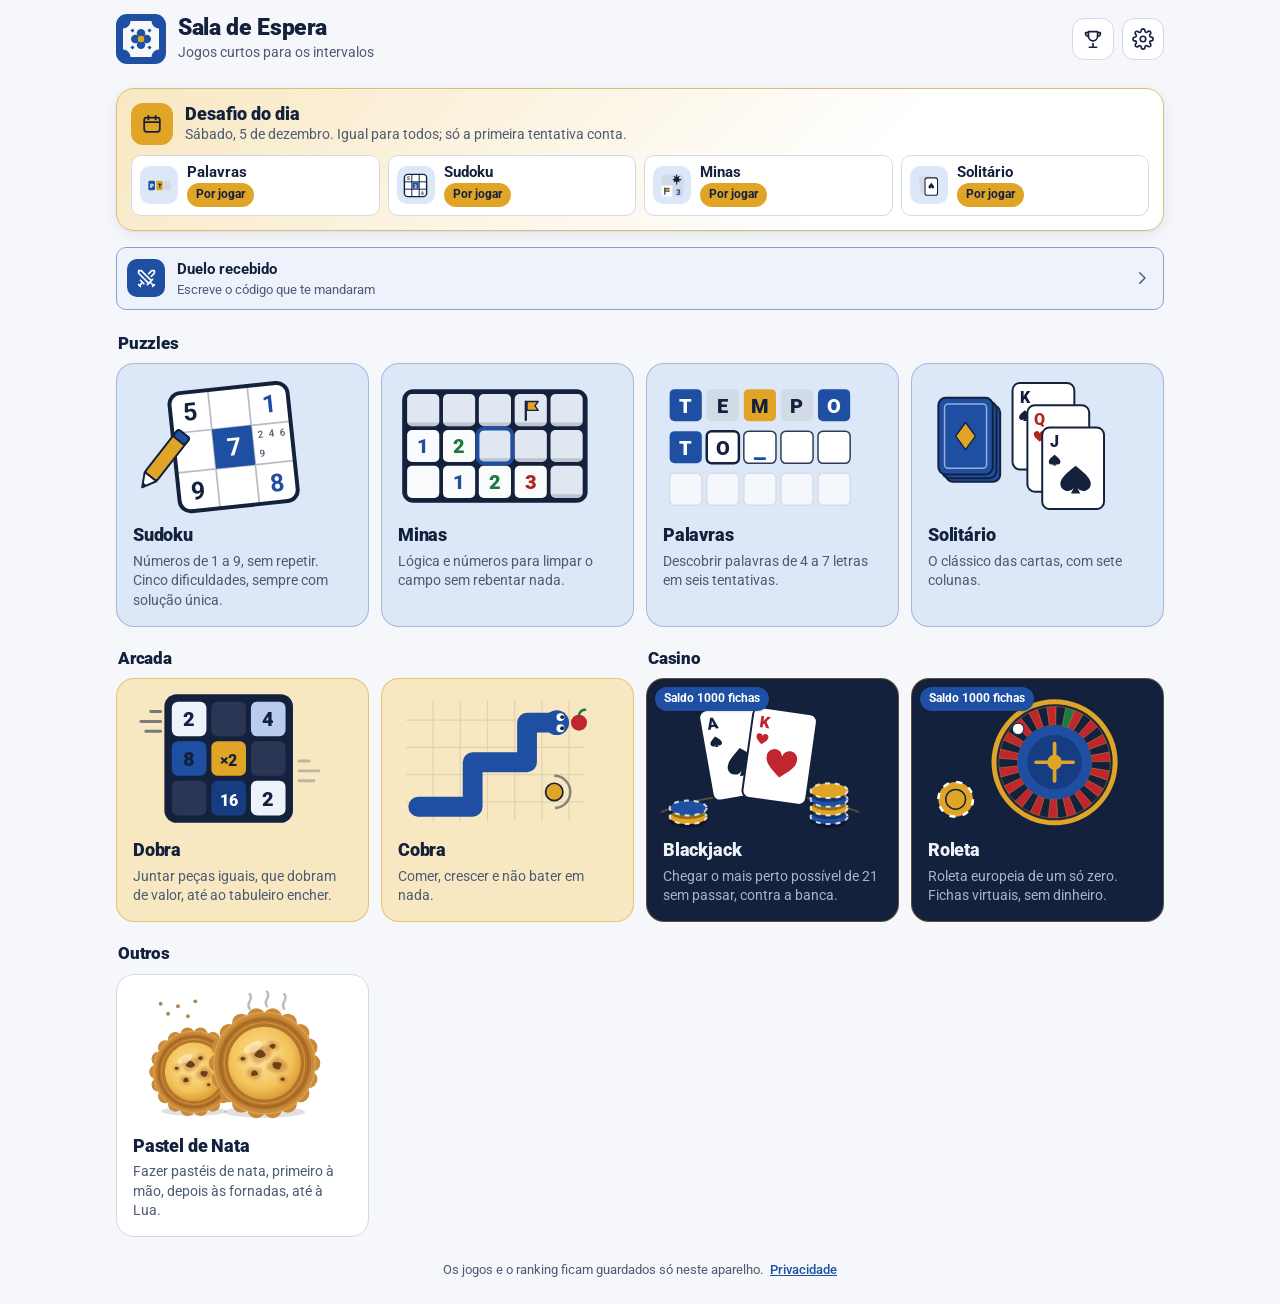
<file: index.html>
<!doctype html>
<html lang="pt-PT">
<head>
<meta charset="utf-8">
<meta name="viewport" content="width=device-width,initial-scale=1,viewport-fit=cover">
<meta name="theme-color" content="#F5F7FB">
<meta name="color-scheme" content="light dark">
<meta name="apple-mobile-web-app-capable" content="yes">
<meta name="mobile-web-app-capable" content="yes">
<meta name="apple-mobile-web-app-status-bar-style" content="black-translucent">
<meta name="apple-mobile-web-app-title" content="Sala de Espera">
<meta name="description" content="Sudoku, Minas, Palavras, Solitário, Dobra, Cobra, Pastel de Nata, Blackjack e Roleta para os intervalos, com desafio do dia, duelos por link, estatísticas e ranking local.">
<link rel="manifest" href="manifest.webmanifest">
<link rel="apple-touch-icon" href="apple-touch-icon.png">
<link rel="icon" type="image/png" href="icon-192.png">
<title>Sala de Espera</title>
<link rel="preload" href="fonts/roboto-400.woff2" as="font" type="font/woff2" crossorigin>
<link rel="stylesheet" href="css/base.css">
<script>
/* Aplica o tema antes de desenhar, para não piscar. */
(function(){try{var s=JSON.parse(localStorage.getItem("sde:settings")||"{}");if(s.theme==="light"||s.theme==="dark")document.documentElement.dataset.theme=s.theme;var r=s.anim==="always"||(s.anim!=="reduced"&&!matchMedia("(prefers-reduced-motion: reduce)").matches);if(r)document.documentElement.classList.add("anim")}catch(e){}})();
</script>
</head>
<body>

<div id="app">

  <!-- Menu de entrada -->
  <main class="view menu" id="v-menu">
    <header class="menu-head">
      <div class="brand">
        <svg class="brand-mark" viewBox="0 0 100 100" aria-hidden="true" focusable="false"><rect width="100" height="100" rx="22" fill="#1E4FA3"/><path d="M29.0 14H71.0A15.0 15.0 0 0 0 86 29.0V71.0A15.0 15.0 0 0 0 71.0 86H29.0A15.0 15.0 0 0 0 14 71.0V29.0A15.0 15.0 0 0 0 29.0 14Z" fill="#F5F7FB"/><circle cx="50.0" cy="38.5" r="8.5" fill="#1E4FA3"/><circle cx="61.5" cy="50.0" r="8.5" fill="#1E4FA3"/><circle cx="50.0" cy="61.5" r="8.5" fill="#1E4FA3"/><circle cx="38.5" cy="50.0" r="8.5" fill="#1E4FA3"/><circle cx="50.0" cy="50.0" r="6.5" fill="#E0A526"/><path d="M33.0 28.8l4.2 4.2 -4.2 4.2 -4.2 -4.2z" fill="#1E4FA3"/><path d="M67.0 28.8l4.2 4.2 -4.2 4.2 -4.2 -4.2z" fill="#1E4FA3"/><path d="M33.0 62.8l4.2 4.2 -4.2 4.2 -4.2 -4.2z" fill="#1E4FA3"/><path d="M67.0 62.8l4.2 4.2 -4.2 4.2 -4.2 -4.2z" fill="#1E4FA3"/></svg>
        <div>
          <h1>Sala de Espera</h1>
          <p class="sub">Jogos curtos para os intervalos</p>
        </div>
      </div>
      <div class="head-actions">
        <button class="icon-btn" id="m-rank" aria-label="Ranking e estatísticas"><svg viewBox="0 0 24 24"><path d="M8 21h8M12 17v4M7 4h10v5a5 5 0 0 1-10 0z"/><path d="M17 5h3a3 3 0 0 1-3 4M7 5H4a3 3 0 0 0 3 4"/></svg></button>
        <button class="icon-btn" id="m-settings" aria-label="Definições"><svg viewBox="0 0 24 24"><circle cx="12" cy="12" r="3"/><path d="M19.4 15a1.7 1.7 0 0 0 .3 1.8l.1.1a2 2 0 1 1-2.8 2.8l-.1-.1a1.7 1.7 0 0 0-1.8-.3 1.7 1.7 0 0 0-1 1.5V21a2 2 0 1 1-4 0v-.1a1.7 1.7 0 0 0-1.1-1.5 1.7 1.7 0 0 0-1.8.3l-.1.1a2 2 0 1 1-2.8-2.8l.1-.1a1.7 1.7 0 0 0 .3-1.8 1.7 1.7 0 0 0-1.5-1H3a2 2 0 1 1 0-4h.1a1.7 1.7 0 0 0 1.5-1.1 1.7 1.7 0 0 0-.3-1.8l-.1-.1a2 2 0 1 1 2.8-2.8l.1.1a1.7 1.7 0 0 0 1.8.3H9a1.7 1.7 0 0 0 1-1.5V3a2 2 0 1 1 4 0v.1a1.7 1.7 0 0 0 1 1.5 1.7 1.7 0 0 0 1.8-.3l.1-.1a2 2 0 1 1 2.8 2.8l-.1.1a1.7 1.7 0 0 0-.3 1.8V9a1.7 1.7 0 0 0 1.5 1H21a2 2 0 1 1 0 4h-.1a1.7 1.7 0 0 0-1.5 1z"/></svg></button>
      </div>
    </header>
    <section class="daily" id="m-daily" aria-label="Desafio do dia" hidden></section>
    <button class="duel-in-btn" id="m-duel-in" type="button"><span class="ico" aria-hidden="true"><svg viewBox="0 0 24 24"><path d="M14.5 17.5L3 6V3h3l11.5 11.5"/><path d="M13 19l6-6M16 16l4 4M19 21l2-2"/><path d="M14.5 6.5L18 3h3v3l-3.5 3.5"/><path d="M5 14l4 4M7 17l-3 3M3 19l2 2"/></svg></span><span class="txt"><b>Duelo recebido</b><small>Escreve o código que te mandaram</small></span><svg class="chev" viewBox="0 0 24 24" aria-hidden="true"><path d="M9 5l7 7-7 7"/></svg></button>
    <div class="mn-shelves" id="m-cards"></div>
    <footer class="menu-foot">Os jogos e o ranking ficam guardados só neste aparelho. <a href="privacidade.html">Privacidade</a></footer>
  </main>

  <!-- Ecrã de jogo (estrutura comum a todos os jogos) -->
  <main class="view game" id="v-game" hidden>
    <header class="topbar">
      <button class="icon-btn" id="g-back" aria-label="Voltar ao menu"><svg viewBox="0 0 24 24"><path d="M15 5l-7 7 7 7"/></svg></button>
      <h2 id="g-title">Jogo</h2>
      <button class="icon-btn" id="g-help" aria-label="Como jogar"><svg viewBox="0 0 24 24"><circle cx="12" cy="12" r="9"/><path d="M9.6 9.3a2.5 2.5 0 0 1 4.8.9c0 1.7-2.4 2.2-2.4 3.6"/><circle cx="12" cy="17" r=".6" fill="currentColor"/></svg></button>
      <button class="icon-btn" id="g-rank" aria-label="Ranking e estatísticas deste jogo"><svg viewBox="0 0 24 24"><path d="M8 21h8M12 17v4M7 4h10v5a5 5 0 0 1-10 0z"/><path d="M17 5h3a3 3 0 0 1-3 4M7 5H4a3 3 0 0 0 3 4"/></svg></button>
    </header>
    <div class="game-body">
      <div class="stats" id="g-stats"></div>
      <div class="board-area" id="g-board"></div>
      <div class="controls" id="g-controls"></div>
    </div>
  </main>

</div>

<!-- Janela modal partilhada (ajuda, ranking, definições, resultados) -->
<dialog id="modal" aria-labelledby="modal-title">
  <div class="modal-card">
    <header class="modal-head">
      <h3 id="modal-title"></h3>
      <button class="icon-btn" data-close aria-label="Fechar"><svg viewBox="0 0 24 24"><path d="M6 6l12 12M18 6L6 18"/></svg></button>
    </header>
    <div class="modal-body" id="modal-body"></div>
    <footer class="modal-foot" id="modal-foot"></footer>
  </div>
</dialog>

<div class="toast" id="toast" role="status" aria-live="polite"></div>
<canvas id="fx" aria-hidden="true"></canvas>

<script src="js/logic/base.js"></script>
<script src="js/logic/sudoku.js"></script>
<script src="js/logic/minas.js"></script>
<script src="js/logic/dobra.js"></script>
<script src="js/logic/solitario.js"></script>
<script src="js/logic/palavras.js"></script>
<script src="js/logic/nata.js"></script>
<script src="js/core.js"></script>
<script src="js/backup.js"></script>
<script src="js/online.js"></script>
<script src="js/mudanca.js"></script>
<script src="js/games/sudoku.js"></script>
<script src="js/games/minas.js"></script>
<script src="js/games/dobra.js"></script>
<script src="js/data/validas.js"></script>
<script src="js/data/solucoes.js"></script>
<script src="js/data/validas-4.js"></script>
<script src="js/data/solucoes-4.js"></script>
<script src="js/data/validas-6.js"></script>
<script src="js/data/solucoes-6.js"></script>
<script src="js/data/validas-7.js"></script>
<script src="js/data/solucoes-7.js"></script>
<script src="js/games/palavras.js"></script>
<script src="js/games/solitario.js"></script>
<script src="js/games/cobra.js"></script>
<script src="js/games/nata.js"></script>
<script src="js/games/casino.js"></script>
<script src="js/games/blackjack.js"></script>
<script src="js/games/roleta.js"></script>
<script src="js/menu-art.js"></script>
<script src="js/app.js"></script>
</body>
</html>
</file>
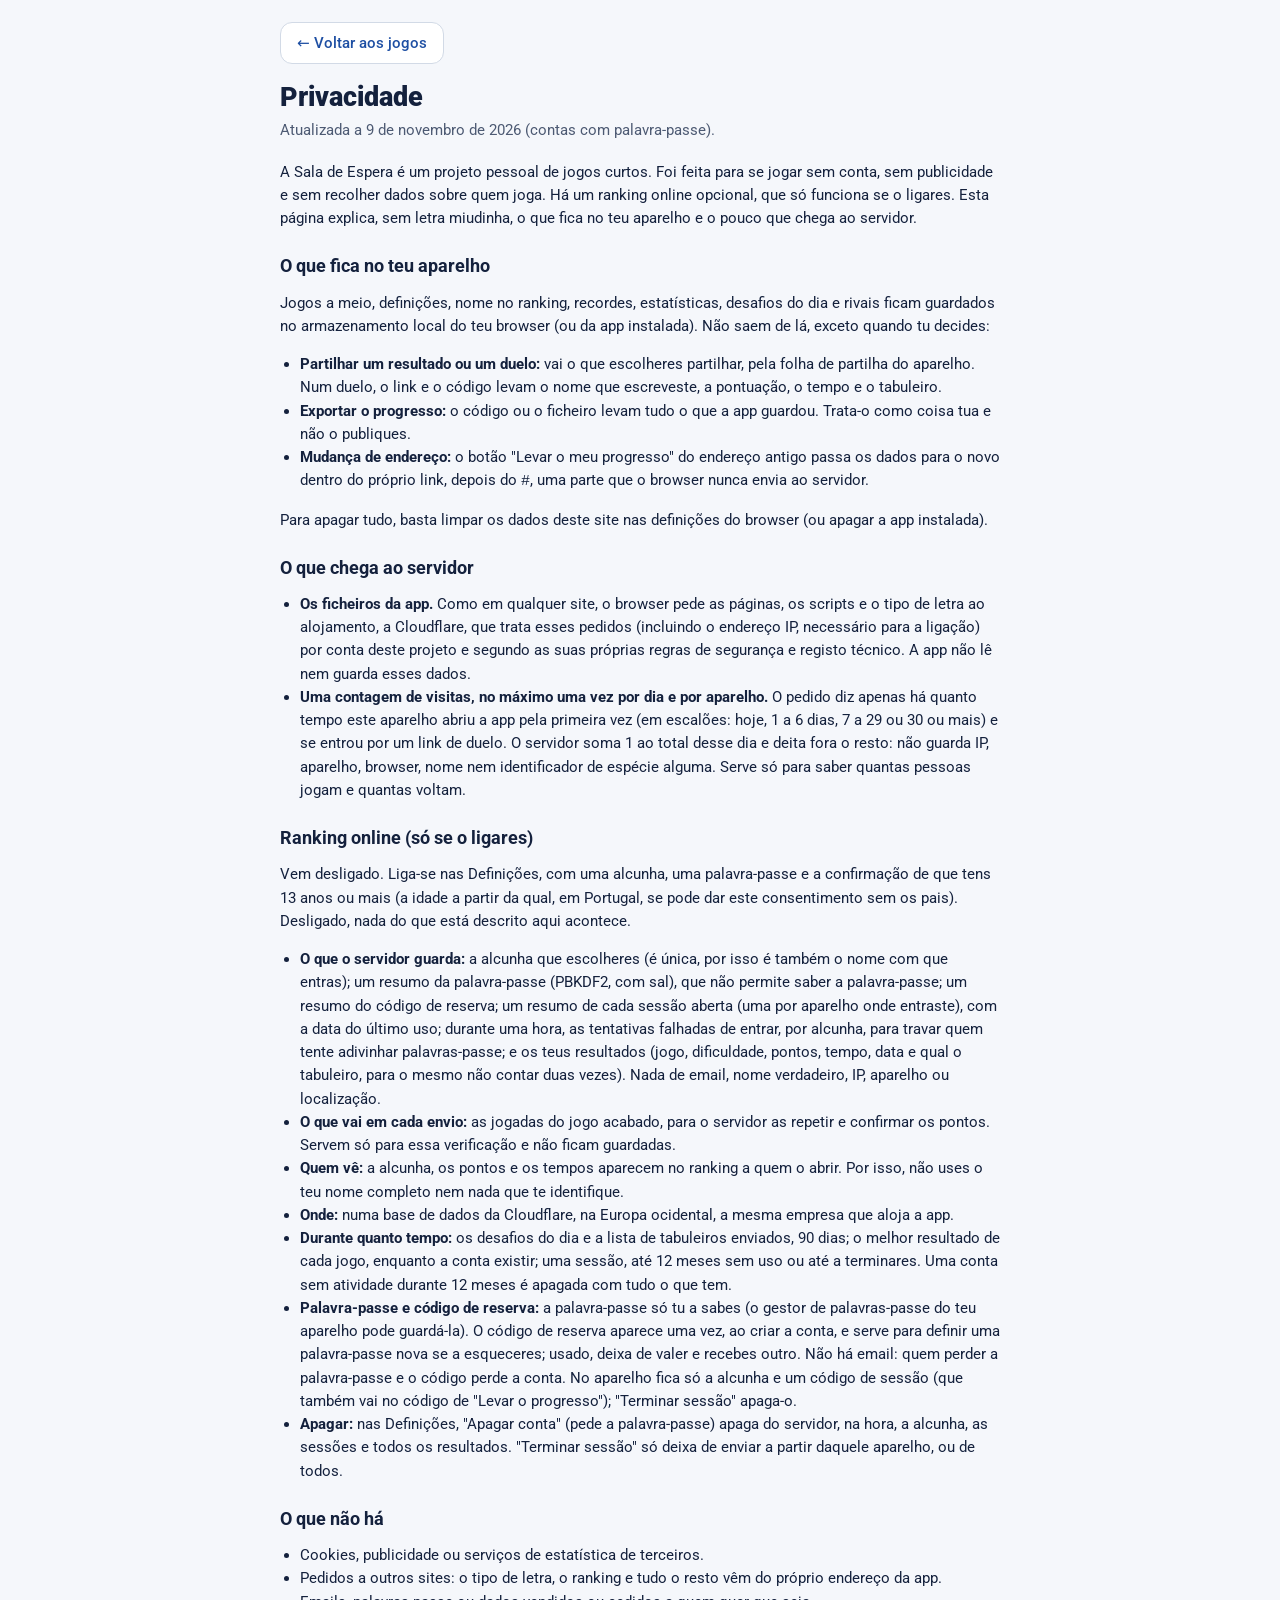
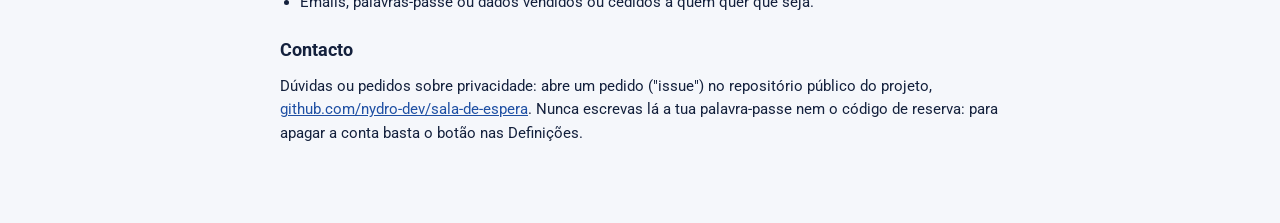
<file: privacidade.html>
<!doctype html>
<html lang="pt-PT">
<head>
<meta charset="utf-8">
<meta name="viewport" content="width=device-width,initial-scale=1,viewport-fit=cover">
<meta name="color-scheme" content="light dark">
<meta name="theme-color" content="#F5F7FB">
<title>Privacidade · Sala de Espera</title>
<link rel="icon" type="image/png" href="icon-192.png">
<link rel="stylesheet" href="css/base.css">
<style>
  .pv{max-width:720px;margin:0 auto;padding:8px 0 40px}
  .pv h1{font-size:1.7rem;font-weight:900;margin:18px 0 6px}
  .pv h2{font-size:1.1rem;font-weight:700;margin:26px 0 8px}
  .pv p,.pv li{color:var(--ink);line-height:1.55}
  .pv .meta{color:var(--muted);margin:0 0 18px}
  .pv ul{padding-left:20px}
  .pv a{color:var(--blue-ink)}
  .pv-back{display:inline-flex;align-items:center;gap:8px;text-decoration:none}
</style>
</head>
<body>
<div id="app">
<main class="pv">
  <a class="btn pv-back" href="./">← Voltar aos jogos</a>
  <h1>Privacidade</h1>
  <p class="meta">Atualizada a 9 de novembro de 2026 (contas com palavra-passe).</p>

  <p>A Sala de Espera é um projeto pessoal de jogos curtos. Foi feita para se jogar sem conta, sem publicidade e sem recolher dados sobre quem joga. Há um ranking online opcional, que só funciona se o ligares. Esta página explica, sem letra miudinha, o que fica no teu aparelho e o pouco que chega ao servidor.</p>

  <h2>O que fica no teu aparelho</h2>
  <p>Jogos a meio, definições, nome no ranking, recordes, estatísticas, desafios do dia e rivais ficam guardados no armazenamento local do teu browser (ou da app instalada). Não saem de lá, exceto quando tu decides:</p>
  <ul>
    <li><b>Partilhar um resultado ou um duelo:</b> vai o que escolheres partilhar, pela folha de partilha do aparelho. Num duelo, o link e o código levam o nome que escreveste, a pontuação, o tempo e o tabuleiro.</li>
    <li><b>Exportar o progresso:</b> o código ou o ficheiro levam tudo o que a app guardou. Trata-o como coisa tua e não o publiques.</li>
    <li><b>Mudança de endereço:</b> o botão "Levar o meu progresso" do endereço antigo passa os dados para o novo dentro do próprio link, depois do <code>#</code>, uma parte que o browser nunca envia ao servidor.</li>
  </ul>
  <p>Para apagar tudo, basta limpar os dados deste site nas definições do browser (ou apagar a app instalada).</p>

  <h2>O que chega ao servidor</h2>
  <ul>
    <li><b>Os ficheiros da app.</b> Como em qualquer site, o browser pede as páginas, os scripts e o tipo de letra ao alojamento, a Cloudflare, que trata esses pedidos (incluindo o endereço IP, necessário para a ligação) por conta deste projeto e segundo as suas próprias regras de segurança e registo técnico. A app não lê nem guarda esses dados.</li>
    <li><b>Uma contagem de visitas, no máximo uma vez por dia e por aparelho.</b> O pedido diz apenas há quanto tempo este aparelho abriu a app pela primeira vez (em escalões: hoje, 1 a 6 dias, 7 a 29 ou 30 ou mais) e se entrou por um link de duelo. O servidor soma 1 ao total desse dia e deita fora o resto: não guarda IP, aparelho, browser, nome nem identificador de espécie alguma. Serve só para saber quantas pessoas jogam e quantas voltam.</li>
  </ul>

  <h2>Ranking online (só se o ligares)</h2>
  <p>Vem desligado. Liga-se nas Definições, com uma alcunha, uma palavra-passe e a confirmação de que tens 13 anos ou mais (a idade a partir da qual, em Portugal, se pode dar este consentimento sem os pais). Desligado, nada do que está descrito aqui acontece.</p>
  <ul>
    <li><b>O que o servidor guarda:</b> a alcunha que escolheres (é única, por isso é também o nome com que entras); um resumo da palavra-passe (PBKDF2, com sal), que não permite saber a palavra-passe; um resumo do código de reserva; um resumo de cada sessão aberta (uma por aparelho onde entraste), com a data do último uso; durante uma hora, as tentativas falhadas de entrar, por alcunha, para travar quem tente adivinhar palavras-passe; e os teus resultados (jogo, dificuldade, pontos, tempo, data e qual o tabuleiro, para o mesmo não contar duas vezes). Nada de email, nome verdadeiro, IP, aparelho ou localização.</li>
    <li><b>O que vai em cada envio:</b> as jogadas do jogo acabado, para o servidor as repetir e confirmar os pontos. Servem só para essa verificação e não ficam guardadas.</li>
    <li><b>Quem vê:</b> a alcunha, os pontos e os tempos aparecem no ranking a quem o abrir. Por isso, não uses o teu nome completo nem nada que te identifique.</li>
    <li><b>Onde:</b> numa base de dados da Cloudflare, na Europa ocidental, a mesma empresa que aloja a app.</li>
    <li><b>Durante quanto tempo:</b> os desafios do dia e a lista de tabuleiros enviados, 90 dias; o melhor resultado de cada jogo, enquanto a conta existir; uma sessão, até 12 meses sem uso ou até a terminares. Uma conta sem atividade durante 12 meses é apagada com tudo o que tem.</li>
    <li><b>Palavra-passe e código de reserva:</b> a palavra-passe só tu a sabes (o gestor de palavras-passe do teu aparelho pode guardá-la). O código de reserva aparece uma vez, ao criar a conta, e serve para definir uma palavra-passe nova se a esqueceres; usado, deixa de valer e recebes outro. Não há email: quem perder a palavra-passe e o código perde a conta. No aparelho fica só a alcunha e um código de sessão (que também vai no código de "Levar o progresso"); "Terminar sessão" apaga-o.</li>
    <li><b>Apagar:</b> nas Definições, "Apagar conta" (pede a palavra-passe) apaga do servidor, na hora, a alcunha, as sessões e todos os resultados. "Terminar sessão" só deixa de enviar a partir daquele aparelho, ou de todos.</li>
  </ul>

  <h2>O que não há</h2>
  <ul>
    <li>Cookies, publicidade ou serviços de estatística de terceiros.</li>
    <li>Pedidos a outros sites: o tipo de letra, o ranking e tudo o resto vêm do próprio endereço da app.</li>
    <li>Emails, palavras-passe ou dados vendidos ou cedidos a quem quer que seja.</li>
  </ul>

  <h2>Contacto</h2>
  <p>Dúvidas ou pedidos sobre privacidade: abre um pedido ("issue") no repositório público do projeto, <a href="https://github.com/nydro-dev/sala-de-espera">github.com/nydro-dev/sala-de-espera</a>. Nunca escrevas lá a tua palavra-passe nem o código de reserva: para apagar a conta basta o botão nas Definições.</p>
</main>
</div>
<script>
(function(){try{var s=JSON.parse(localStorage.getItem("sde:settings")||"{}");if(s.theme==="light"||s.theme==="dark")document.documentElement.dataset.theme=s.theme;}catch(e){}})();
</script>
</body>
</html>
</file>
<file: css/base.css>
/* Sala de Espera — base comum: tema, componentes e estrutura dos ecrãs. */

/* Roboto servido pelo próprio site (SIL OFL 1.1, licencas/OFL-1.1-Roboto.txt): nada é pedido à Google. */
@font-face{font-family:"Roboto";font-style:normal;font-weight:400;font-display:swap;src:url(../fonts/roboto-400.woff2) format("woff2")}
@font-face{font-family:"Roboto";font-style:normal;font-weight:500;font-display:swap;src:url(../fonts/roboto-500.woff2) format("woff2")}
@font-face{font-family:"Roboto";font-style:normal;font-weight:700;font-display:swap;src:url(../fonts/roboto-700.woff2) format("woff2")}
@font-face{font-family:"Roboto";font-style:normal;font-weight:900;font-display:swap;src:url(../fonts/roboto-900.woff2) format("woff2")}

/* ---------- Tema ---------- */
:root{
  /* Marca azulejo: cobalto (preenchimento principal) e ocre (destaques e vitórias). */
  --blue:#1E4FA3;        /* cobalto: botões, casas certas, destaques */
  --on-blue:#FFFFFF;     /* texto por cima do cobalto */
  --yellow:#E0A526;      /* ocre: destaques e vitórias */
  --on-accent:#14213D;   /* texto por cima do ocre */

  --bg:#F5F7FB; --surface:#FFFFFF; --surface-2:#F7F9FC; --sunken:#E4E9F2;
  --ink:#14213D; --muted:#4D5A73; --line:#D2DAE6; --line-strong:#2E3B57;
  --blue-ink:#1E4FA3;    /* cobalto para texto sobre claro */
  --blue-soft:#DCE7F7; --blue-softer:#EEF3FB; --yellow-soft:#F8E8C2;
  --bad:#B3261E; --bad-soft:#FBE3E1; --good:#1D7A3E;
  --cover:#D2DAE6; --cover-hi:#E1E7F1; --open:#FAFBFD;
  --n1:#1E4FA3; --n2:#1D7A3E; --n3:#B3261E; --n4:#5A3FA0; --n5:#8A4A00; --n6:#00706B; --n7:#14213D; --n8:#5E6880;
  --shadow:0 1px 2px rgba(20,33,61,.06),0 4px 14px rgba(20,33,61,.07);
  --font:"Roboto",system-ui,-apple-system,"Segoe UI",sans-serif;
  --r:14px; --r-sm:10px;
  color-scheme:light;
}
@media (prefers-color-scheme:dark){:root:not([data-theme="light"]){
  --blue:#3D6FD1; --on-blue:#FFFFFF; --yellow:#E8B23A; --on-accent:#14213D;
  --bg:#0E1424; --surface:#172036; --surface-2:#1D2740; --sunken:#0A0F1C;
  --ink:#EEF2F8; --muted:#A9B4C8; --line:#2A3654; --line-strong:#8C9AB5;
  --blue-ink:#8DB3F2; --blue-soft:#1A3566; --blue-softer:#142342; --yellow-soft:#4A3810;
  --bad:#FF8A80; --bad-soft:#4A2228; --good:#6BD08F;
  --cover:#3A4766; --cover-hi:#46557A; --open:#121A2D;
  --n1:#8DB3F2; --n2:#6BD08F; --n3:#FF8A80; --n4:#B9A8FF; --n5:#FFB86B; --n6:#5FE0D6; --n7:#EEF2F8; --n8:#A9B4C8;
  --shadow:0 1px 2px rgba(0,0,0,.3),0 6px 18px rgba(0,0,0,.25);
  color-scheme:dark;
}}
:root[data-theme="dark"]{
  --blue:#3D6FD1; --on-blue:#FFFFFF; --yellow:#E8B23A; --on-accent:#14213D;
  --bg:#0E1424; --surface:#172036; --surface-2:#1D2740; --sunken:#0A0F1C;
  --ink:#EEF2F8; --muted:#A9B4C8; --line:#2A3654; --line-strong:#8C9AB5;
  --blue-ink:#8DB3F2; --blue-soft:#1A3566; --blue-softer:#142342; --yellow-soft:#4A3810;
  --bad:#FF8A80; --bad-soft:#4A2228; --good:#6BD08F;
  --cover:#3A4766; --cover-hi:#46557A; --open:#121A2D;
  --n1:#8DB3F2; --n2:#6BD08F; --n3:#FF8A80; --n4:#B9A8FF; --n5:#FFB86B; --n6:#5FE0D6; --n7:#EEF2F8; --n8:#A9B4C8;
  --shadow:0 1px 2px rgba(0,0,0,.3),0 6px 18px rgba(0,0,0,.25);
  color-scheme:dark;
}

/* ---------- Base ---------- */
*,*::before,*::after{box-sizing:border-box}
/* manipulation em toda a página: sem zoom ao tocar duas vezes (qualquer jogo, menu ou janela); arrastar e o zoom com dois dedos continuam. */
html{-webkit-text-size-adjust:100%;background:var(--bg);touch-action:manipulation}
/* Nada pode alargar a página (as cartas entram de fora do ecrã): sem isto, o telemóvel afasta o zoom. */
html,body{overflow-x:hidden;overflow-x:clip}
body{margin:0;background:var(--bg);color:var(--ink);font:400 15px/1.45 var(--font);-webkit-tap-highlight-color:transparent;min-height:100dvh}
[hidden]{display:none!important}
button,input,select{font:inherit;color:inherit}
button{cursor:pointer}
:focus-visible{outline:2px solid var(--blue);outline-offset:2px}
h1,h2,h3{margin:0;line-height:1.15}
.sr{position:absolute;width:1px;height:1px;overflow:hidden;clip:rect(0 0 0 0);white-space:nowrap}

#app{
  max-width:1080px;margin:0 auto;
  padding:calc(env(safe-area-inset-top,0px) + 14px) max(16px,env(safe-area-inset-right,0px)) calc(env(safe-area-inset-bottom,0px) + 24px) max(16px,env(safe-area-inset-left,0px));
}

/* ---------- Botões ---------- */
.icon-btn{display:inline-grid;place-items:center;width:42px;height:42px;flex:none;border-radius:12px;border:1px solid var(--line);background:var(--surface);color:var(--ink);padding:0}
.icon-btn svg{width:22px;height:22px;fill:none;stroke:currentColor;stroke-width:1.8;stroke-linecap:round;stroke-linejoin:round}
.icon-btn:hover{border-color:var(--line-strong)}
.btn{display:inline-flex;align-items:center;justify-content:center;gap:8px;min-height:42px;padding:0 16px;border-radius:12px;border:1px solid var(--line);background:var(--surface);color:var(--ink);font-weight:500;font-size:.95rem;white-space:nowrap}
.btn svg{width:18px;height:18px;fill:none;stroke:currentColor;stroke-width:1.9;stroke-linecap:round;stroke-linejoin:round;flex:none}
.btn:hover{border-color:var(--line-strong)}
.btn:disabled{opacity:.4;cursor:default}
.btn.primary{background:var(--blue);border-color:var(--blue);color:var(--on-blue);font-weight:700}
.btn.primary:hover{filter:brightness(1.05)}
.btn.on{background:var(--yellow);border-color:var(--yellow);color:var(--on-accent);font-weight:700}
.btn.ghost{background:transparent}
.btn.block{width:100%}
@media (hover:none){.btn:hover,.icon-btn:hover{border-color:var(--line)}.btn.primary:hover{filter:none}}
:root.anim .btn,:root.anim .icon-btn{transition:transform .12s ease,border-color .12s,background-color .15s}
:root.anim .btn:active:not(:disabled),:root.anim .icon-btn:active{transform:scale(.96)}

/* Seletor segmentado (dificuldade, tema) */
.seg{display:flex;padding:3px;gap:2px;background:var(--sunken);border-radius:12px;border:1px solid var(--line)}
.seg button{flex:1;border:0;background:none;padding:8px 10px;border-radius:9px;font-weight:500;font-size:.88rem;color:var(--muted);white-space:nowrap}
.seg button[aria-pressed="true"]{background:var(--surface);color:var(--ink);font-weight:700;box-shadow:var(--shadow)}

/* Interruptor */
.switch{position:relative;width:48px;height:28px;flex:none;border-radius:999px;border:0;background:var(--cover);padding:0}
.switch::after{content:"";position:absolute;top:3px;left:3px;width:22px;height:22px;border-radius:50%;background:var(--surface);box-shadow:0 1px 3px rgba(0,0,0,.25);transition:transform .15s}
.switch[aria-checked="true"]{background:var(--blue)}
.switch[aria-checked="true"]::after{transform:translateX(20px);background:#fff}

/* ---------- Menu ---------- */
.menu{display:flex;flex-direction:column;gap:18px}
@media (min-width:900px){.menu{gap:24px}}
.menu-head{display:flex;align-items:center;justify-content:space-between;gap:12px}
.brand{display:flex;align-items:center;gap:12px;min-width:0}
.brand h1{font-size:1.45rem;font-weight:900;letter-spacing:-.015em}
.brand .sub{margin:2px 0 0;color:var(--muted);font-size:.9rem}
.brand-mark{width:50px;height:50px;flex:none;display:block}
.head-actions{display:flex;gap:8px}

.chip{display:inline-flex;align-items:center;gap:4px;padding:3px 9px;border-radius:999px;font-size:.75rem;font-weight:700;background:var(--sunken);color:var(--muted)}
.chip.blue{background:var(--blue);color:var(--on-blue)}
.chip.yellow{background:var(--yellow);color:var(--on-accent)}
/* Secções e cartões quadrados (prefixo mn-, para não chocar com as classes dos jogos) */
.mn-shelves{display:grid;gap:18px}
.mn-shelf-title{font-size:1.05rem;font-weight:900;letter-spacing:-.01em;margin:0 0 10px 2px}
.mn-tiles{display:grid;grid-template-columns:repeat(2,minmax(0,1fr));gap:10px}
.mn-tile{
  --t-bg:var(--blue-soft); --t-ink:var(--ink); --t-sub:var(--muted); --t-edge:color-mix(in srgb,var(--blue) 30%,transparent);
  position:relative;display:flex;flex-direction:column;aspect-ratio:1;min-width:0;padding:0;overflow:hidden;text-align:left;
  border-radius:18px;border:1px solid var(--t-edge);background:var(--t-bg);color:var(--t-ink)
}
.mn-arc{--t-bg:var(--yellow-soft);--t-edge:color-mix(in srgb,var(--yellow) 55%,transparent)}
.mn-cas{--t-bg:#14213D;--t-ink:#EEF2F8;--t-sub:#A9B4C8;--t-edge:color-mix(in srgb,#E0A526 35%,transparent)}
.mn-out{--t-bg:var(--surface);--t-edge:var(--line)}
.mn-art{flex:1;min-height:0;display:grid;place-items:center;padding:10px 8px 0}
.mn-art svg{width:100%;height:100%;display:block}
.mn-small svg{width:56px;height:56px}
.mn-txt{display:block;padding:4px 12px 11px}
.mn-txt b{display:block;font-size:1.06rem;font-weight:900;letter-spacing:-.01em;white-space:nowrap;overflow:hidden;text-overflow:ellipsis}
.mn-desc{display:none}
.mn-chip{position:absolute;top:8px;left:8px;max-width:calc(100% - 16px);white-space:nowrap;overflow:hidden;text-overflow:ellipsis;box-shadow:0 1px 2px rgba(0,0,0,.12)}
.mn-chip:not(.blue):not(.yellow){background:var(--surface);color:var(--ink)}
.mn-tile:not(:disabled):hover{border-color:var(--blue)}
.mn-tile:focus-visible{outline:3px solid var(--blue);outline-offset:2px}
.mn-tile:disabled{cursor:default;filter:grayscale(1);opacity:.6}
:root.anim .mn-tile{transition:transform .12s ease,border-color .12s}
:root.anim .mn-tile:active:not(:disabled){transform:scale(.97)}
@media (hover:none){.mn-tile:not(:disabled):hover{border-color:var(--t-edge)}}
@media (prefers-color-scheme:dark){:root:not([data-theme="light"]) .mn-cas{--t-bg:#0A0F1C}}
:root[data-theme="dark"] .mn-cas{--t-bg:#0A0F1C}
/* A partir de 600 px: 4 por linha, com a Arcada e o Casino lado a lado */
@media (min-width:600px){
  .mn-tiles{grid-template-columns:repeat(4,minmax(0,1fr))}
  .mn-shelves{grid-template-columns:1fr 1fr;column-gap:10px}
  .mn-shelf-puz,.mn-shelf-out{grid-column:1/-1}
  .mn-shelf-arc .mn-tiles,.mn-shelf-cas .mn-tiles{grid-template-columns:repeat(2,minmax(0,1fr))}
}
/* No PC: descrição por baixo do nome */
@media (min-width:900px){
  .mn-shelves{column-gap:12px;row-gap:22px}
  .mn-tiles{gap:12px}
  .mn-tile{aspect-ratio:auto}
  .mn-art{flex:none;height:150px;padding:14px 14px 0}
  .mn-txt{padding:8px 16px 16px}
  .mn-txt b{font-size:1.15rem}
  .mn-desc{display:block;margin-top:3px;color:var(--t-sub);font-size:.86rem;line-height:1.4}
}
.menu-foot{color:var(--muted);font-size:.8rem;text-align:center}

/* ---------- Ecrã de jogo ---------- */
.game{display:flex;flex-direction:column;gap:14px}
.topbar{display:flex;align-items:center;gap:8px}
.topbar h2{flex:1;font-size:1.25rem;font-weight:900;letter-spacing:-.01em;min-width:0;white-space:nowrap;overflow:hidden;text-overflow:ellipsis}
.game-body{display:grid;gap:14px;grid-template-areas:"stats" "board" "controls";grid-template-columns:minmax(0,1fr)}
.stats{grid-area:stats;display:grid;grid-template-columns:repeat(auto-fit,minmax(70px,1fr));gap:8px}
.board-area{grid-area:board;min-width:0;display:flex;flex-direction:column;gap:12px;align-items:center}
.controls{grid-area:controls;display:flex;flex-direction:column;gap:10px}
.stat{background:var(--surface);border:1px solid var(--line);border-radius:var(--r-sm);padding:7px 10px;min-width:0}
.stat small{display:block;font-size:.68rem;font-weight:700;letter-spacing:.07em;text-transform:uppercase;color:var(--muted)}
.stat b{display:block;font-size:1.1rem;font-weight:700;font-variant-numeric:tabular-nums;white-space:nowrap;overflow:hidden;text-overflow:ellipsis}
.stat.hl{background:var(--blue-softer);border-color:color-mix(in srgb,var(--blue) 45%,var(--line))}
.row{display:flex;gap:8px;flex-wrap:wrap}
.row>.btn{flex:1}
.hint{margin:0;color:var(--muted);font-size:.8rem;text-align:center}
.msg{min-height:1.5em;font-weight:700;text-align:center;color:var(--blue-ink)}
.msg.bad{color:var(--bad)}
/* Textos só para rato e teclado, ou só para toque */
@media (hover:none) and (pointer:coarse){.for-mouse{display:none!important}}
@media (hover:hover),(pointer:fine){.for-touch{display:none!important}}

@media (min-width:900px){
  .game-body{grid-template-areas:"board stats" "board controls";grid-template-columns:minmax(0,1fr) 320px;grid-template-rows:auto 1fr;column-gap:28px;align-items:start}
  .controls .seg.wrap button{padding:8px 6px;font-size:.84rem}
  .stats{grid-template-columns:1fr 1fr}
  .controls .hint{text-align:left}
}

/* ---------- Modal ---------- */
dialog{border:0;padding:0;background:transparent;color:var(--ink);max-width:min(520px,calc(100vw - 24px));width:100%;max-height:calc(100dvh - 24px);overflow:hidden;overscroll-behavior:contain}
/* Com uma janela aberta, a página por trás não desliza (no iPhone, o dedo arrastava o menu em vez da janela). */
html.modal-lock,html.modal-lock body{overflow:hidden;overscroll-behavior:none}
dialog::backdrop{background:rgba(8,12,24,.55)}
.modal-card{background:var(--surface);border-radius:18px;border:1px solid var(--line);box-shadow:0 20px 50px rgba(0,0,0,.3);display:flex;flex-direction:column;max-height:calc(100dvh - 24px)}
.modal-head{display:flex;align-items:center;gap:10px;padding:16px 16px 8px 20px}
.modal-head h3{flex:1;font-size:1.2rem;font-weight:900}
.modal-head .icon-btn{border-color:transparent;background:transparent}
/* Só o corpo da janela desliza (min-height:0 deixa-o encolher dentro do cartão); o scroll não passa para a página. */
.modal-body{padding:4px 20px 12px;overflow-y:auto;min-height:0;overscroll-behavior:contain;-webkit-overflow-scrolling:touch}
.modal-foot{display:flex;gap:8px;padding:8px 20px 20px;flex-wrap:wrap}
.modal-foot:empty{display:none}
.modal-foot .btn{flex:1}
:root.anim dialog[open] .modal-card{animation:pop-in .22s cubic-bezier(.2,.9,.3,1.2)}
:root.anim dialog[open]::backdrop{animation:fade .2s}
@keyframes pop-in{from{transform:translateY(12px) scale(.96);opacity:0}}
@keyframes fade{from{opacity:0}}

.help h4{margin:14px 0 6px;font-size:.78rem;letter-spacing:.07em;text-transform:uppercase;color:var(--blue-ink)}
.help h4:first-child{margin-top:4px}
.help p,.help li{color:var(--ink);font-size:.93rem}
.help ul{margin:0;padding-left:18px}
.help li{margin:3px 0}
.help p{margin:0 0 6px}
kbd{display:inline-block;min-width:1.6em;padding:1px 6px;border-radius:6px;border:1px solid var(--line);border-bottom-width:2px;background:var(--surface-2);font:500 .8rem var(--font);text-align:center}

.field{display:flex;align-items:center;justify-content:space-between;gap:12px;padding:12px 0;border-bottom:1px solid var(--line)}
.field:last-child{border-bottom:0}
.field label,.field .lbl{font-weight:500}
.field small{display:block;color:var(--muted);font-size:.8rem;font-weight:400}
.field.col{flex-direction:column;align-items:stretch}
.input{width:100%;min-height:44px;padding:0 12px;border-radius:12px;border:1px solid var(--line);background:var(--surface-2);font-size:1rem}
.input:focus{outline:2px solid var(--blue);outline-offset:0;border-color:transparent}

/* Ranking */
.rank-filters{display:flex;flex-direction:column;gap:8px;margin-bottom:12px}
.seg.wrap{flex-wrap:wrap}
.seg.wrap button{flex:1 1 auto}
.rank{width:100%;border-collapse:collapse;font-variant-numeric:tabular-nums}
.rank th{font-size:.7rem;letter-spacing:.07em;text-transform:uppercase;color:var(--muted);text-align:left;font-weight:700;padding:6px 6px}
.rank td{padding:9px 6px;border-top:1px solid var(--line)}
.rank td.pos{width:2.2em;font-weight:900;color:var(--muted)}
.rank td.pts{font-weight:700;text-align:right}
.rank th.pts{text-align:right}
.rank td.when{color:var(--muted);font-size:.8rem;text-align:right;white-space:nowrap}
.rank tr.me td{background:var(--yellow-soft)}
.rank tr:nth-child(1) td.pos{color:var(--blue-ink)}
.empty{color:var(--muted);text-align:center;padding:24px 0}

/* Resultado */
.result{text-align:center}
.result .big{font-size:3rem;font-weight:900;letter-spacing:-.02em;line-height:1;font-variant-numeric:tabular-nums}
.result .big small{font-size:1rem;font-weight:700;color:var(--muted);margin-left:4px}
.result .badge{display:inline-block;margin-top:10px;padding:5px 12px;border-radius:999px;background:var(--yellow);color:var(--on-accent);font-weight:900}
.breakdown{margin:16px 0 4px;text-align:left;border-top:1px solid var(--line)}
.breakdown div{display:flex;justify-content:space-between;padding:7px 0;border-bottom:1px solid var(--line);font-variant-numeric:tabular-nums}
.breakdown div span:first-child{color:var(--muted)}
.breakdown div.total{font-weight:900;border-bottom:0}

/* ---------- Avisos e efeitos ---------- */
.toast{position:fixed;left:50%;bottom:calc(env(safe-area-inset-bottom,0px) + 20px);transform:translate(-50%,20px);opacity:0;pointer-events:none;background:var(--ink);color:var(--bg);padding:10px 16px;border-radius:12px;font-weight:500;max-width:calc(100vw - 32px);text-align:center;transition:opacity .2s,transform .2s;z-index:50}
.toast.show{opacity:1;transform:translate(-50%,0)}
.update-bar{position:fixed;left:50%;transform:translateX(-50%);bottom:calc(env(safe-area-inset-bottom,0px) + 16px);z-index:55;display:flex;align-items:center;gap:10px;width:max-content;max-width:calc(100vw - 24px);padding:8px 8px 8px 16px;border-radius:14px;background:var(--ink);color:var(--bg);box-shadow:0 10px 30px rgba(0,0,0,.3);font-weight:500}
.update-bar .icon-btn{background:transparent;border-color:transparent;color:var(--bg);width:36px;height:36px}
.update-bar .btn{min-height:38px}
:root.anim .update-bar{animation:bar-in .3s cubic-bezier(.2,.9,.3,1.2)}
@keyframes bar-in{from{transform:translate(-50%,30px);opacity:0}}
#fx{position:fixed;inset:0;width:100%;height:100%;pointer-events:none;z-index:60}

:root.anim .view{animation:view-in .25s ease}
@keyframes view-in{from{opacity:0;transform:translateY(6px)}}
@keyframes shake{10%,90%{transform:translateX(-1px)}20%,80%{transform:translateX(3px)}30%,50%,70%{transform:translateX(-6px)}40%,60%{transform:translateX(6px)}}
.shake{animation:shake .45s}
:root:not(.anim) .shake{animation:none}


/* ===================== Sudoku ===================== */
.sgrid{
  display:grid;grid-template-columns:repeat(9,minmax(0,1fr));grid-template-rows:repeat(9,minmax(0,1fr));
  aspect-ratio:1;width:100%;max-width:min(560px,100%);background:var(--surface);
  border:2.5px solid var(--line-strong);border-radius:10px;overflow:hidden;user-select:none;-webkit-user-select:none;touch-action:manipulation
}
.sc{position:relative;display:flex;align-items:center;justify-content:center;border-right:1px solid var(--line);border-bottom:1px solid var(--line);font-weight:500;font-size:clamp(1.15rem,5.4vw,1.75rem);color:var(--blue-ink);cursor:pointer;font-variant-numeric:tabular-nums}
.sc:nth-child(9n){border-right:0}
.sc:nth-child(9n+3),.sc:nth-child(9n+6){border-right:2px solid var(--line-strong)}
.sc:nth-child(n+19):nth-child(-n+27),.sc:nth-child(n+46):nth-child(-n+54){border-bottom:2px solid var(--line-strong)}
.sc:nth-child(n+73){border-bottom:0}
.sc.given{color:var(--ink);font-weight:700}
.sc.peer{background:var(--blue-softer)}
.sc.same{background:var(--blue-soft)}
.sc.sel{background:var(--blue);color:var(--on-blue)}
.sc.err{color:var(--bad);background:var(--bad-soft)}
.sc.sel.err{background:var(--bad);color:#fff}
.notes{position:absolute;inset:2px;display:grid;grid-template-columns:repeat(3,1fr);grid-template-rows:repeat(3,1fr);font-size:clamp(.5rem,2.1vw,.72rem);font-weight:500;color:var(--muted);text-align:center;align-items:center;line-height:1}
.sc.sel .notes{color:var(--on-blue)}
.notes .m{color:var(--blue-ink);font-weight:900}
.sc.sel .notes .m{color:var(--on-blue)}
/* As animações só existem com a classe .anim na raiz (definições: Automáticas, Sempre ou Reduzidas). */
:root.anim .sc{transition:background-color .12s,color .12s}
:root.anim .sc.pop{animation:pop .25s cubic-bezier(.2,.9,.3,1.4) both;animation-delay:var(--d,0ms)}
:root.anim .sc.err.pop{animation:pop .25s,shake .35s}
:root.anim .sc.wave{animation:wave .7s ease both;animation-delay:var(--d,0ms)}
@keyframes pop{0%{transform:scale(.6)}60%{transform:scale(1.15)}100%{transform:scale(1)}}
@keyframes wave{0%,100%{}35%{background:var(--yellow);color:var(--on-accent)}}

.pad{display:grid;grid-template-columns:repeat(9,minmax(0,1fr));gap:6px;width:100%}
.pad button{position:relative;border:1px solid var(--line);background:var(--surface);border-radius:10px;padding:10px 0 12px;font-size:1.35rem;font-weight:500;color:var(--ink);font-variant-numeric:tabular-nums}
.pad button .left{position:absolute;bottom:2px;left:0;right:0;font-size:.6rem;color:var(--muted);font-weight:500}
.pad button:disabled{opacity:.3;cursor:default}
.pad.notes-on button{color:var(--blue-ink);background:var(--blue-softer);border-color:color-mix(in srgb,var(--blue) 40%,var(--line))}
:root.anim .pad button:active:not(:disabled){transform:scale(.93)}
@media (min-width:900px){
  .controls .pad{grid-template-columns:repeat(3,1fr);gap:8px}
  .controls .pad button{padding:14px 0 16px;font-size:1.5rem}
}
.tools{display:grid;grid-template-columns:repeat(4,minmax(0,1fr));gap:6px}
.tools .btn{flex-direction:column;gap:2px;min-height:56px;padding:6px 4px;font-size:.78rem}
.tools .btn svg{width:22px;height:22px}
@media (min-width:900px){.tools{grid-template-columns:repeat(2,1fr)}}


/* ===================== Minas ===================== */
.mscroll{max-width:100%;overflow:auto;padding:2px;-webkit-overflow-scrolling:touch}
.mgrid{display:grid;gap:2px;width:max-content;margin:0 auto;padding:3px;background:#AEBBD0;border-radius:10px;user-select:none;-webkit-user-select:none;touch-action:manipulation;-webkit-touch-callout:none}
.mc{width:var(--cs,30px);height:var(--cs,30px);display:flex;align-items:center;justify-content:center;background:var(--cover);border-radius:4px;font-weight:900;font-size:calc(var(--cs,30px)*.56);cursor:pointer;line-height:1;font-variant-numeric:tabular-nums;box-shadow:inset 0 -2px 0 rgba(0,0,0,.08)}
.mc:hover{background:var(--cover-hi)}
@media (prefers-color-scheme:dark){:root:not([data-theme="light"]) .mgrid{background:#070B15}:root:not([data-theme="light"]) .mc:not(.o){box-shadow:inset 0 1px 0 rgba(255,255,255,.1),inset 0 -2px 0 rgba(0,0,0,.35)}}
:root[data-theme="dark"] .mgrid{background:#070B15}
:root[data-theme="dark"] .mc:not(.o){box-shadow:inset 0 1px 0 rgba(255,255,255,.1),inset 0 -2px 0 rgba(0,0,0,.35)}
.mc.o{background:var(--open);cursor:default;box-shadow:none}
.mc.cur{outline:2px solid var(--blue);outline-offset:-2px}
.mc.boom{background:var(--bad)}
.mc.boom svg circle,.mc.boom svg path{fill:#fff;stroke:#fff}
.mc.wrong{background:var(--bad-soft)}
.mc svg{width:64%;height:64%;overflow:visible}
/* Toque longo nas Minas (prefixo mh-): a casa levanta, um anel enche-se à volta e um balão aparece por cima do dedo.
   O anel e o balão mostram o progresso, por isso enchem mesmo com as animações reduzidas. */
.mh-ring,.mh-bub{position:absolute;z-index:58;pointer-events:none;opacity:0;animation:mh-in .1s ease 80ms forwards}
.mh-ring svg{position:absolute;inset:0;width:100%;height:100%;overflow:visible}
.mh-ring rect,.mh-bub .mh-fill{fill:none;stroke:var(--blue);stroke-width:3.5;stroke-linecap:round;stroke-dasharray:100;stroke-dashoffset:100;animation:mh-fill var(--hold,350ms) linear forwards}
.mh-bub{width:64px;height:64px;border-radius:50%;background:var(--surface);box-shadow:0 8px 22px rgba(0,0,0,.28);display:grid;place-items:center}
.mh-bub .mh-prog{position:absolute;inset:0;width:100%;height:100%;transform:rotate(-90deg)}
.mh-bub .mh-track{fill:none;stroke:var(--line);stroke-width:3.5}
.mh-ico{width:32px;height:32px;display:block}
.mh-ico svg{width:100%;height:100%;display:block;overflow:visible}
.mh-bub.done{background:var(--blue-soft);opacity:1;animation:mh-out .26s ease forwards}
.mh-bub.done .mh-fill{stroke-dashoffset:0;animation:none}
@keyframes mh-in{to{opacity:1}}
@keyframes mh-fill{to{stroke-dashoffset:0}}
@keyframes mh-out{0%{opacity:1}60%{opacity:1}100%{opacity:0}}
.mc.mh-lift{position:relative;z-index:2;outline:2px solid var(--blue);outline-offset:-2px}
:root.anim .mc.mh-lift{transform:scale(1.22);box-shadow:0 6px 14px rgba(0,0,0,.3);transition:transform .2s cubic-bezier(.3,1.6,.6,1)}
:root.anim .mh-bub{animation:mh-in .1s ease 80ms forwards,mh-grow .22s cubic-bezier(.3,1.5,.6,1) 80ms both}
:root.anim .mh-bub.done{animation:mh-out .26s ease forwards}
:root.anim .mh-bub.done .mh-ico{animation:mh-pop .26s ease}
:root.anim .mc.mh-pop{position:relative;z-index:2;animation:mh-pop .3s ease}
@keyframes mh-grow{from{transform:scale(.4)}to{transform:scale(1)}}
@keyframes mh-pop{0%{transform:scale(1.3)}55%{transform:scale(.9)}100%{transform:scale(1)}}
:root.anim .mc.o{animation:open-in .22s ease both;animation-delay:var(--d,0ms)}
:root.anim .mc.flagged svg{animation:pop .22s cubic-bezier(.2,.9,.3,1.4)}
:root.anim .mc.mine-show{animation:pop .3s ease both;animation-delay:var(--d,0ms)}
:root.anim .mc.boom{animation:boom .5s ease}
@keyframes open-in{from{transform:scale(.7);opacity:.2}}
@keyframes boom{0%{transform:scale(1);box-shadow:0 0 0 0 var(--bad)}40%{transform:scale(1.35)}100%{transform:scale(1);box-shadow:0 0 0 18px transparent}}
.minas-mode{display:grid;grid-template-columns:1fr 1fr;gap:6px}
.mscroll.zoomed{width:100%;overscroll-behavior:contain;border-radius:12px;background:var(--line)}
.mscroll.zoomed .mgrid{margin:0}
@media (min-width:900px){
  .game-body.wide-board{grid-template-areas:"board board" "stats controls";grid-template-columns:minmax(0,1fr) minmax(0,1fr);grid-template-rows:auto auto;row-gap:16px}
  .game-body.wide-board .controls .hint{text-align:left}
}


/* ===================== Casino (comum) ===================== */
:root{--felt:#0B6E4F;--felt-ink:#F4FFF9;--felt-line:rgba(255,255,255,.28);--red-suit:#C0262D;--card:#FFFFFF;--card-ink:#14213D}
.chips{display:flex;gap:8px;justify-content:center;flex-wrap:wrap}
.chip-btn{position:relative;width:52px;height:52px;border-radius:50%;border:0;padding:0;display:grid;place-items:center;font-weight:900;font-size:.85rem;color:var(--on-accent);
  background:repeating-conic-gradient(var(--cc) 0 22.5deg,#fff 22.5deg 45deg);box-shadow:0 2px 0 rgba(0,0,0,.25)}
.chip-btn span{display:grid;place-items:center;width:36px;height:36px;border-radius:50%;background:var(--cc);border:2px dashed rgba(255,255,255,.7)}
.chip-btn.c10{--cc:#A9B4C8}.chip-btn.c25{--cc:#1E4FA3}.chip-btn.c100{--cc:#E0A526}.chip-btn.c500{--cc:#14213D}.chip-btn.c500 span,.chip-btn.c25 span{color:#fff}
.chip-btn[aria-pressed="true"]{outline:3px solid var(--blue);outline-offset:3px}
:root.anim .chip-btn{transition:transform .12s}
:root.anim .chip-btn:active{transform:scale(.92)}
:root.anim .chip-btn[aria-pressed="true"]{transform:translateY(-3px)}
.casino-actions{display:grid;grid-template-columns:repeat(2,minmax(0,1fr));gap:8px}
.casino-actions .btn{min-height:48px}
.table{position:relative;width:100%;background:radial-gradient(ellipse at 50% 0%,color-mix(in srgb,var(--felt) 85%,#fff) 0%,var(--felt) 60%);color:var(--felt-ink);border-radius:18px;padding:16px 12px;display:flex;flex-direction:column;gap:14px;box-shadow:inset 0 0 0 6px color-mix(in srgb,var(--felt) 70%,#000),var(--shadow)}
.table .lbl{font-size:.72rem;font-weight:700;letter-spacing:.08em;text-transform:uppercase;opacity:.85;display:flex;gap:8px;align-items:center;justify-content:center}
.table .val{display:inline-block;min-width:2.2em;padding:1px 8px;border-radius:999px;background:rgba(0,0,0,.28);font-size:.85rem;letter-spacing:0;text-transform:none}
.table .note{min-height:1.4em;text-align:center;font-weight:700;font-size:1rem}

/* ===================== Blackjack ===================== */
.bj-zone{display:flex;flex-direction:column;align-items:center;gap:8px;min-height:calc(var(--cw) * 1.4 + 26px)}
.bj-hands{display:flex;gap:18px;justify-content:center;flex-wrap:wrap}
.bj-hands.two{gap:8px;flex-wrap:nowrap}
.bj-hands.two .bj-cards{--cw:clamp(44px,11.5vw,66px)}
.bj-hand{display:flex;flex-direction:column;align-items:center;gap:6px;padding:6px;border-radius:12px;border:2px solid transparent}
.bj-hand.active{border-color:var(--yellow)}
.bj-hand .res{font-size:.8rem;font-weight:900;padding:2px 10px;border-radius:999px;background:rgba(0,0,0,.3)}
.bj-hand .res.win{background:var(--yellow);color:var(--on-accent)}
.bj-cards{display:flex;--cw:clamp(52px,14.5vw,74px)}
.bj-zone{--cw:clamp(52px,14.5vw,74px)}
.pcard{position:relative;width:var(--cw);aspect-ratio:5/7;max-width:100%;border-radius:8px;background:var(--card);color:var(--card-ink);box-shadow:0 2px 6px rgba(0,0,0,.35);flex:none;font-weight:700;transform-style:preserve-3d}
.pcard+.pcard{margin-left:calc(var(--cw) * -.42)}
.pcard .r{position:absolute;top:4px;left:6px;font-size:calc(var(--cw) * .27);line-height:1}
.pcard .s{position:absolute;top:calc(var(--cw) * .3);left:6px;font-size:calc(var(--cw) * .2);line-height:1}
.pcard .big{position:absolute;right:6px;bottom:4px;font-size:calc(var(--cw) * .48);line-height:1}
.pcard.red{color:var(--red-suit)}
.pcard.back,.pcard::after{background:#1E4FA3 url("data:image/svg+xml,%3Csvg xmlns='http://www.w3.org/2000/svg' viewBox='0 0 100 100'%3E%3Crect width='100' height='100' rx='0' fill='%231E4FA3'/%3E%3Cpath d='M24.33 6H75.67A18.33 18.33 0 0 0 94 24.33V75.67A18.33 18.33 0 0 0 75.67 94H24.33A18.33 18.33 0 0 0 6 75.67V24.33A18.33 18.33 0 0 0 24.33 6Z' fill='%23DCE7F7'/%3E%3Ccircle cx='50.0' cy='35.94' r='10.39' fill='%231E4FA3'/%3E%3Ccircle cx='64.06' cy='50.0' r='10.39' fill='%231E4FA3'/%3E%3Ccircle cx='50.0' cy='64.06' r='10.39' fill='%231E4FA3'/%3E%3Ccircle cx='35.94' cy='50.0' r='10.39' fill='%231E4FA3'/%3E%3Ccircle cx='50.0' cy='50.0' r='7.94' fill='%23E0A526'/%3E%3Cpath d='M29.22 24.09l5.13 5.13 -5.13 5.13 -5.13 -5.13z' fill='%231E4FA3'/%3E%3Cpath d='M70.78 24.09l5.13 5.13 -5.13 5.13 -5.13 -5.13z' fill='%231E4FA3'/%3E%3Cpath d='M29.22 65.65l5.13 5.13 -5.13 5.13 -5.13 -5.13z' fill='%231E4FA3'/%3E%3Cpath d='M70.78 65.65l5.13 5.13 -5.13 5.13 -5.13 -5.13z' fill='%231E4FA3'/%3E%3C/svg%3E") center/22px 22px repeat;border:4px solid #fff}
.pcard::after{content:"";position:absolute;inset:0;border-radius:inherit;opacity:0;pointer-events:none}
.pcard.back::after{display:none}
.bj-shoe{position:absolute;top:12px;right:12px;width:calc(var(--cw,60px) * .62);aspect-ratio:5/7;--cw:clamp(52px,14.5vw,74px)}
.bj-shoe i{position:absolute;inset:0;border-radius:6px;background:#1E4FA3 url("data:image/svg+xml,%3Csvg xmlns='http://www.w3.org/2000/svg' viewBox='0 0 100 100'%3E%3Crect width='100' height='100' rx='0' fill='%231E4FA3'/%3E%3Cpath d='M24.33 6H75.67A18.33 18.33 0 0 0 94 24.33V75.67A18.33 18.33 0 0 0 75.67 94H24.33A18.33 18.33 0 0 0 6 75.67V24.33A18.33 18.33 0 0 0 24.33 6Z' fill='%23DCE7F7'/%3E%3Ccircle cx='50.0' cy='35.94' r='10.39' fill='%231E4FA3'/%3E%3Ccircle cx='64.06' cy='50.0' r='10.39' fill='%231E4FA3'/%3E%3Ccircle cx='50.0' cy='64.06' r='10.39' fill='%231E4FA3'/%3E%3Ccircle cx='35.94' cy='50.0' r='10.39' fill='%231E4FA3'/%3E%3Ccircle cx='50.0' cy='50.0' r='7.94' fill='%23E0A526'/%3E%3Cpath d='M29.22 24.09l5.13 5.13 -5.13 5.13 -5.13 -5.13z' fill='%231E4FA3'/%3E%3Cpath d='M70.78 24.09l5.13 5.13 -5.13 5.13 -5.13 -5.13z' fill='%231E4FA3'/%3E%3Cpath d='M29.22 65.65l5.13 5.13 -5.13 5.13 -5.13 -5.13z' fill='%231E4FA3'/%3E%3Cpath d='M70.78 65.65l5.13 5.13 -5.13 5.13 -5.13 -5.13z' fill='%231E4FA3'/%3E%3C/svg%3E") center/22px 22px repeat;border:3px solid #fff;box-shadow:0 2px 4px rgba(0,0,0,.35)}
.bj-shoe i:nth-child(2){transform:translate(-3px,3px)}.bj-shoe i:nth-child(3){transform:translate(-6px,6px)}
.pcard.back *{display:none}
:root.anim .pcard.deal{animation:deal .62s cubic-bezier(.25,.8,.3,1) both;animation-delay:var(--d,0ms)}
:root.anim .pcard.deal::after{animation:backon .62s linear both;animation-delay:var(--d,0ms)}
:root.anim .pcard.back.deal{animation-name:slide}
:root.anim .pcard.todeal{visibility:hidden}
:root.anim .pcard.flip{animation:flipx .45s ease both}
:root.anim .pcard.flip::after{animation:backoff .45s linear both}
@keyframes deal{0%{transform:translate(var(--fx,40vw),var(--fy,-30vh)) rotate(-16deg) scale(.62)}62%{transform:translate(0,0) rotate(0) scaleX(1)}80%{transform:scaleX(0)}100%{transform:scaleX(1)}}
@keyframes slide{0%{transform:translate(var(--fx,40vw),var(--fy,-30vh)) rotate(-16deg) scale(.62)}100%{transform:none}}
@keyframes backon{0%,79.9%{opacity:1}80%,100%{opacity:0}}
@keyframes flipx{0%{transform:scaleX(1)}50%{transform:scaleX(0)}100%{transform:scaleX(1)}}
@keyframes backoff{0%,49.9%{opacity:1}50%,100%{opacity:0}}

/* ===================== Roleta ===================== */
.rl-layout{display:flex;flex-direction:column;align-items:center;gap:14px;width:100%}
.rl-left{display:flex;flex-direction:column;align-items:center;gap:10px;width:100%}
@media (min-width:900px){.rl-layout{flex-direction:row;align-items:flex-start;justify-content:center;gap:24px}.rl-left{width:auto;flex:1;max-width:320px;position:sticky;top:12px}.rl-board{flex:1}}
.rl-wheel{position:relative;width:min(300px,78vw);aspect-ratio:1;max-width:100%}
.rl-wheel canvas{width:100%;height:100%;display:block}
.rl-ballmark{position:absolute;left:0;top:0;width:5.5%;aspect-ratio:1;border-radius:50%;background:radial-gradient(circle at 35% 30%,#fff 0 25%,#dcdcdc 55%,#8f8f8f 100%);box-shadow:0 2px 3px rgba(0,0,0,.55);pointer-events:none;will-change:transform;z-index:1}
.rl-result{display:flex;align-items:center;justify-content:center;gap:10px;font-weight:700}
.rl-ball{display:inline-grid;place-items:center;min-width:44px;height:44px;padding:0 8px;border-radius:50%;font-size:1.25rem;font-weight:900;color:#fff;background:var(--line-strong)}
.rl-ball.red{background:#C0262D}.rl-ball.black{background:#14213D;box-shadow:inset 0 0 0 2px #555}.rl-ball.green{background:#0B6E4F}
.rl-hist{display:flex;gap:4px;flex-wrap:wrap;justify-content:center}
.rl-hist span{display:inline-grid;place-items:center;width:26px;height:26px;border-radius:50%;font-size:.72rem;font-weight:700;color:#fff}
.rl-hist .red{background:#C0262D}.rl-hist .black{background:#14213D}.rl-hist .green{background:#0B6E4F}
.rl-board{display:grid;grid-template-columns:1fr 1fr repeat(3,1.25fr);gap:3px;width:100%;max-width:420px;background:var(--felt);padding:6px;border-radius:12px;user-select:none;-webkit-user-select:none;touch-action:manipulation}
.rl-cell{position:relative;display:grid;place-items:center;min-height:34px;border:1px solid var(--felt-line);border-radius:5px;background:transparent;color:var(--felt-ink);font-weight:700;font-size:.95rem;padding:0;font-variant-numeric:tabular-nums}
.rl-cell.n.red{background:#C0262D;border-color:#C0262D}.rl-cell.n.black{background:#14213D;border-color:#14213D}
.rl-cell.zero{background:#0B6E4F;border-color:var(--felt-line)}
.rl-cell.out{font-size:.72rem;letter-spacing:.04em;padding:4px 0}
.rl-cell .vt{writing-mode:vertical-rl;transform:rotate(180deg)}
.rl-cell.small{font-size:.8rem}
.rl-cell:hover{filter:brightness(1.15)}
.rl-cell.hit{box-shadow:0 0 0 3px var(--yellow) inset}
.rl-cell .stake{position:absolute;inset:0;margin:auto;width:max-content;min-width:26px;height:26px;padding:0 4px;border-radius:13px;display:grid;place-items:center;font-size:.68rem;font-weight:900;background:var(--yellow);color:var(--on-accent);border:2px dashed #fff;z-index:1;pointer-events:none}
:root.anim .rl-cell .stake{animation:pop .2s ease}
@media (min-width:900px){.rl-cell{min-height:38px}}


/* ===================== Dobra ===================== */
.t-board{position:relative;width:100%;max-width:min(480px,100%);aspect-ratio:1;background:var(--sunken);border:1px solid var(--line);border-radius:14px;touch-action:none;user-select:none;-webkit-user-select:none;overflow:hidden}
.t-slot,.tile{position:absolute;left:0;top:0;width:var(--cell);height:var(--cell);border-radius:10px}
.t-slot{background:color-mix(in srgb,var(--line) 55%,transparent)}
.tile{display:grid;place-items:center;font-weight:900;font-variant-numeric:tabular-nums;font-size:calc(var(--cell) * .42);color:var(--on-accent);background:#EEF3FB;box-shadow:0 2px 0 rgba(0,0,0,.12)}
.tile span{display:block}
.tile.d4{font-size:calc(var(--cell) * .32)}.tile.d5{font-size:calc(var(--cell) * .26)}
.tile.v2{background:#EEF3FB}.tile.v4{background:#DCE7F7}.tile.v8{background:#B7CCEE}.tile.v16{background:#7FA3DF}
.tile.v32{background:#1E4FA3}.tile.v64{background:#163D82;color:#fff}.tile.v128{background:#F6DFA6}.tile.v256{background:#EEC86A}
.tile.v512{background:#E0A526}.tile.v1024{background:#C68A12}.tile.v2048{background:#14213D;color:#E0A526;box-shadow:0 0 0 3px #E0A526,0 0 18px rgba(224,165,38,.55)}
.tile.v4096{background:#2E3B57;color:#E0A526}
:root.anim .tile{transition:transform .11s ease-in-out}
:root.anim .tile.born span{animation:born .2s ease .1s both}
:root.anim .tile.born{animation:fade .2s ease .1s both}
:root.anim .tile.merged span{animation:pop .2s cubic-bezier(.2,.9,.3,1.4)}
@keyframes born{from{transform:scale(0)}}


/* ===================== Palavras ===================== */
.w-grid{display:grid;grid-template-rows:repeat(6,1fr);gap:6px;width:min(100%,calc(var(--wl,5) * 60px + (var(--wl,5) - 1) * 6px))}
.w-row{display:grid;grid-template-columns:repeat(var(--wl,5),1fr);gap:6px}
.w-cell{aspect-ratio:1;display:grid;place-items:center;border:2px solid var(--line);border-radius:8px;background:var(--surface);font-weight:900;font-size:clamp(1.3rem,6.5vw,1.9rem);text-transform:uppercase;user-select:none}
.w-grid[data-l="6"]{gap:5px}.w-grid[data-l="6"] .w-row{gap:5px}.w-grid[data-l="6"] .w-cell{font-size:clamp(1.15rem,5.6vw,1.75rem)}
.w-grid[data-l="7"]{gap:4px}.w-grid[data-l="7"] .w-row{gap:4px}.w-grid[data-l="7"] .w-cell{font-size:clamp(1rem,4.9vw,1.6rem);border-radius:7px}
.w-cell.filled{border-color:var(--line-strong)}
.w-cell.correct{background:var(--blue);border-color:var(--blue);color:var(--on-blue)}
.w-cell.present{background:var(--yellow);border-color:var(--yellow);color:var(--on-accent)}
.w-cell.absent{background:var(--cover);border-color:var(--cover);color:var(--ink)}
:root.anim .w-cell.pop{animation:pop .12s ease}
:root.anim .w-cell.flip{animation:wflip .34s ease}
:root.anim .w-cell.jump{animation:jump .45s ease}
:root.anim .w-row.shake{animation:shake .4s}
@keyframes wflip{0%{transform:scaleY(1)}50%{transform:scaleY(0)}100%{transform:scaleY(1)}}
@keyframes jump{0%,100%{transform:translateY(0)}40%{transform:translateY(-14px)}70%{transform:translateY(3px)}}
.w-kb{display:flex;flex-direction:column;gap:6px;width:100%;user-select:none;touch-action:manipulation}
.w-kbrow{display:flex;gap:5px;justify-content:center}
.w-key{flex:1;max-width:44px;height:52px;padding:0;border:0;border-radius:8px;background:var(--sunken);color:var(--ink);font-weight:700;font-size:1rem;box-shadow:inset 0 0 0 1px var(--line)}
.w-key.wide{flex:1.6;max-width:74px;font-size:.8rem}
.w-key svg{width:24px;height:24px;fill:none;stroke:currentColor;stroke-width:1.8;stroke-linejoin:round;stroke-linecap:round}
.w-key:disabled{opacity:.25}
.w-key.correct{background:var(--blue);color:var(--on-blue);box-shadow:none}
.w-key.present{background:var(--yellow);color:var(--on-accent);box-shadow:none}
.w-key.absent{background:var(--cover);color:var(--muted);box-shadow:none}
:root.anim .w-key:active{transform:scale(.92)}
@media (min-width:900px){.w-key{height:48px}}


/* ===================== Solitário ===================== */
.sl-board{position:relative;width:100%;max-width:640px;min-height:320px;user-select:none;-webkit-user-select:none;-webkit-touch-callout:none}
.sl-slot,.sl-card{position:absolute;left:0;top:0;width:var(--cw);height:var(--ch);border-radius:calc(var(--cw) * .1)}
.sl-slot{display:grid;place-items:center;border:2px dashed var(--line);color:var(--line);font-weight:900;font-size:calc(var(--cw) * .38)}
.sl-slot[data-pile="waste"]{visibility:hidden}
.sl-slot[data-pile="stock"]{cursor:pointer}
.sl-slot svg{width:45%;height:45%;fill:none;stroke:currentColor;stroke-width:2.2;stroke-linecap:round;stroke-linejoin:round;opacity:0}
.sl-slot.again{border-style:solid;border-color:var(--blue);color:var(--blue-ink)}
.sl-slot.again svg{opacity:1}
.sl-card{background:#fff;color:#14213D;border:1px solid #C6CFDD;box-shadow:0 1px 2px rgba(0,0,0,.18);font-weight:700;cursor:pointer;touch-action:none;will-change:transform;overflow:hidden}
.sl-card.red{color:#C0262D}
.sl-card .r{position:absolute;top:3%;left:6%;font-size:calc(var(--cw) * .3);line-height:1;letter-spacing:-.04em}
.sl-card .s{position:absolute;top:4%;right:6%;font-size:calc(var(--cw) * .25);line-height:1}
.sl-card .b{position:absolute;left:0;right:0;bottom:7%;text-align:center;font-size:calc(var(--cw) * .56);line-height:1}
.sl-card.back{background:#1E4FA3 url("data:image/svg+xml,%3Csvg xmlns='http://www.w3.org/2000/svg' viewBox='0 0 100 100'%3E%3Crect width='100' height='100' rx='0' fill='%231E4FA3'/%3E%3Cpath d='M24.33 6H75.67A18.33 18.33 0 0 0 94 24.33V75.67A18.33 18.33 0 0 0 75.67 94H24.33A18.33 18.33 0 0 0 6 75.67V24.33A18.33 18.33 0 0 0 24.33 6Z' fill='%23DCE7F7'/%3E%3Ccircle cx='50.0' cy='35.94' r='10.39' fill='%231E4FA3'/%3E%3Ccircle cx='64.06' cy='50.0' r='10.39' fill='%231E4FA3'/%3E%3Ccircle cx='50.0' cy='64.06' r='10.39' fill='%231E4FA3'/%3E%3Ccircle cx='35.94' cy='50.0' r='10.39' fill='%231E4FA3'/%3E%3Ccircle cx='50.0' cy='50.0' r='7.94' fill='%23E0A526'/%3E%3Cpath d='M29.22 24.09l5.13 5.13 -5.13 5.13 -5.13 -5.13z' fill='%231E4FA3'/%3E%3Cpath d='M70.78 24.09l5.13 5.13 -5.13 5.13 -5.13 -5.13z' fill='%231E4FA3'/%3E%3Cpath d='M29.22 65.65l5.13 5.13 -5.13 5.13 -5.13 -5.13z' fill='%231E4FA3'/%3E%3Cpath d='M70.78 65.65l5.13 5.13 -5.13 5.13 -5.13 -5.13z' fill='%231E4FA3'/%3E%3C/svg%3E") center/22px 22px repeat;border:3px solid #fff;cursor:default}
.sl-card.back>*{display:none}
.sl-card.drag{transition:none!important;box-shadow:0 10px 22px rgba(0,0,0,.35);cursor:grabbing}
:root[data-theme="dark"] .sl-card{border-color:#fff}
@media (prefers-color-scheme:dark){:root:not([data-theme="light"]) .sl-card{border-color:#fff}}
:root.anim .sl-card{transition:transform .2s cubic-bezier(.25,.8,.3,1)}
:root.anim .sl-card.flip{animation:sl-flip .32s ease}
:root.anim .sl-card.nope{animation:sl-nope .35s ease}
:root.anim .sl-board.win .sl-card{animation:sl-jump .7s ease both;animation-delay:var(--d,0ms)}
@keyframes sl-flip{0%{scale:1 1}50%{scale:0 1}100%{scale:1 1}}
@keyframes sl-nope{20%,60%{translate:-5px 0}40%,80%{translate:5px 0}}
@keyframes sl-jump{0%,100%{translate:0 0}35%{translate:0 -34px}65%{translate:0 4px}}
@media (min-width:900px){.sl-board{max-width:720px}}


/* ===================== Cobra ===================== */
.cb-wrap{display:grid;place-items:center;width:100%}
html.cb-lock,html.cb-lock body{overscroll-behavior:none;touch-action:none;overflow:hidden}
.cb-canvas{display:block;border-radius:12px;box-shadow:var(--shadow);touch-action:none;user-select:none;-webkit-user-select:none;cursor:pointer}

/* ---------- Partilhar e estatísticas ---------- */
.result .badge.muted{background:var(--sunken);color:var(--muted)}
.result .share-btn{margin-top:14px}
.share-prev{display:flex;flex-direction:column;gap:12px}
.share-prev img{width:100%;max-width:360px;margin:0 auto;border-radius:12px;display:block;box-shadow:var(--shadow)}
.share-text{margin:0;padding:10px 12px;border-radius:10px;background:var(--surface-2);border:1px solid var(--line);font:400 .85rem/1.45 var(--font);white-space:pre-wrap;word-break:break-word;color:var(--ink)}
.seg.tabs{margin-bottom:10px}
.st-grid{display:grid;grid-template-columns:1fr 1fr;gap:8px}
.st-grid .stat b{font-size:1.25rem}
.st-note{margin-top:12px}

/* ---------- Desafio do dia (menu) ---------- */
.daily{border-radius:18px;border:1px solid color-mix(in srgb,var(--yellow) 55%,var(--line));background:linear-gradient(135deg,var(--yellow-soft),var(--surface) 70%);padding:14px;display:flex;flex-direction:column;gap:10px;box-shadow:var(--shadow)}
.daily-head{display:flex;align-items:center;gap:12px}
.daily-head .ico{width:42px;height:42px;border-radius:12px;background:var(--yellow);color:var(--on-accent);display:grid;place-items:center;flex:none}
.daily-head .ico svg{width:22px;height:22px;fill:none;stroke:currentColor;stroke-width:1.9;stroke-linecap:round;stroke-linejoin:round}
.daily-head h2{font-size:1.15rem;font-weight:900}
.daily-head p{margin:1px 0 0;color:var(--muted);font-size:.85rem}
.daily-head>div{flex:1;min-width:0}
.daily-head .btn{min-height:38px;padding:0 12px}
.daily-games{display:grid;grid-template-columns:repeat(2,minmax(0,1fr));gap:8px}
@media (min-width:600px){.daily-games{grid-template-columns:repeat(4,minmax(0,1fr))}}
.dg{display:flex;align-items:center;gap:9px;padding:8px 10px 8px 8px;border-radius:var(--r-sm);border:1px solid var(--line);background:var(--surface);color:var(--ink);text-align:left;min-width:0}
.dg-txt{display:flex;flex-direction:column;align-items:flex-start;gap:3px;min-width:0}
.dg:hover{border-color:var(--blue)}
.dg .art{width:38px;height:38px;border-radius:10px;display:grid;place-items:center;background:var(--blue-soft);flex:none}
.dg .art svg{width:25px;height:25px}
.dg b{font-size:.92rem;font-weight:700;line-height:1.1}
.dg .chip{max-width:100%;white-space:nowrap;overflow:hidden;text-overflow:ellipsis}
.dg.done{background:var(--surface-2)}
.chip.good{background:var(--good);color:#fff}
:root[data-theme="dark"] .chip.good{color:var(--on-accent)}
@media (prefers-color-scheme:dark){:root:not([data-theme="light"]) .chip.good{color:var(--on-accent)}}
.mode-tag{display:flex;align-items:center;justify-content:center;gap:8px;padding:8px 12px;border-radius:var(--r-sm);background:var(--yellow-soft);border:1px solid color-mix(in srgb,var(--yellow) 55%,var(--line));font-weight:700;font-size:.9rem}
.mode-tag svg{width:18px;height:18px;fill:none;stroke:currentColor;stroke-width:1.9;stroke-linecap:round;stroke-linejoin:round}

/* ===================== Duelo ===================== */
.res-btns{display:grid;grid-template-columns:1fr 1fr;gap:8px;margin-top:14px}
.res-btns .share-btn{margin-top:0}
.duel-head{margin:0 0 10px;color:var(--muted);font-weight:700;font-size:.85rem}
.duel-vs{display:grid;grid-template-columns:1fr auto 1fr;align-items:stretch;gap:8px}
.dv{display:flex;flex-direction:column;align-items:center;gap:2px;padding:12px 6px;border-radius:var(--r-sm);background:var(--surface-2);border:1px solid var(--line);min-width:0}
.dv small{font-weight:700;color:var(--muted);max-width:100%;overflow:hidden;text-overflow:ellipsis;white-space:nowrap}
.dv b{font-size:1.9rem;font-weight:900;line-height:1.1;font-variant-numeric:tabular-nums}
.dv b i{font-style:normal;font-size:.8rem;font-weight:700;color:var(--muted);margin-left:3px}
.dv span{font-size:.8rem;color:var(--muted)}
.dv.win{background:var(--yellow-soft);border-color:color-mix(in srgb,var(--yellow) 60%,var(--line))}
.dv.win small{color:var(--ink)}
.dv-x{align-self:center;font-weight:900;color:var(--muted);font-size:.85rem;text-transform:uppercase}
.duel-tag{flex-wrap:wrap;text-align:center;background:var(--blue-softer);border-color:color-mix(in srgb,var(--blue) 45%,var(--line))}
.duel-tag span{flex-basis:100%;font-weight:500;font-size:.82rem;color:var(--muted)}
.duel-link{font-size:.85rem}
.rank.rivals td:first-child{font-weight:700;overflow-wrap:anywhere}
.duel-recent-h{margin:18px 0 6px;font-size:.75rem;letter-spacing:.07em;text-transform:uppercase;color:var(--muted)}
.duel-recent{list-style:none;margin:0;padding:0}
.duel-recent li{display:flex;justify-content:space-between;align-items:center;gap:10px;padding:8px 0;border-top:1px solid var(--line)}
.duel-recent li small{display:block;color:var(--muted);font-size:.78rem;font-variant-numeric:tabular-nums}
.duel-recent li>span:first-child{min-width:0;overflow-wrap:anywhere}
.dr{flex:none;font-size:.78rem;font-weight:700;padding:3px 9px;border-radius:999px;background:var(--sunken);color:var(--muted)}
.dr.win{background:var(--yellow);color:var(--on-accent)}

/* ---------- Código de duelo (Fase 6.1) ---------- */
.duel-in-btn{display:flex;align-items:center;gap:12px;width:100%;margin-top:-8px;padding:10px 12px 10px 10px;border-radius:var(--r-sm);border:1px solid color-mix(in srgb,var(--blue) 40%,var(--line));background:var(--blue-softer);color:var(--ink);text-align:left}
.duel-in-btn:hover{border-color:var(--blue)}
.duel-in-btn .ico{width:38px;height:38px;border-radius:10px;background:var(--blue);color:var(--on-blue);display:grid;place-items:center;flex:none}
.duel-in-btn svg{width:21px;height:21px;fill:none;stroke:currentColor;stroke-width:1.9;stroke-linecap:round;stroke-linejoin:round}
.duel-in-btn .txt{flex:1;min-width:0;display:flex;flex-direction:column;gap:1px}
.duel-in-btn b{font-size:.95rem;font-weight:700}
.duel-in-btn small{color:var(--muted);font-size:.8rem;overflow:hidden;text-overflow:ellipsis;white-space:nowrap}
.duel-in-btn .chev{width:18px;height:18px;color:var(--muted);flex:none}
.duel-in-box{display:flex;flex-direction:column;gap:8px}
.duel-in-box .lbl{font-weight:500}
.duel-code-in{font-family:ui-monospace,"SF Mono",Menlo,Consolas,monospace;font-size:1.05rem;letter-spacing:.04em}
.duel-in-box .msg{text-align:left;font-weight:500;font-size:.9rem;min-height:1.3em}
.duel-code{font-family:ui-monospace,"SF Mono",Menlo,Consolas,monospace;font-size:1.15rem;font-weight:700;letter-spacing:.05em;text-align:center;padding:12px 10px;border-radius:12px;background:var(--blue-softer);border:1px dashed color-mix(in srgb,var(--blue) 55%,var(--line));color:var(--blue-ink);overflow-wrap:anywhere;user-select:all;-webkit-user-select:all}
.duel-pass{display:flex;flex-direction:column;gap:12px}
.duel-pass p{margin:0}
.check{display:flex;align-items:center;gap:8px;font-size:.88rem;color:var(--muted);cursor:pointer}
.check input{width:18px;height:18px;accent-color:var(--blue);flex:none}
.sd-wait{display:grid;place-items:center;gap:10px;min-height:240px;color:var(--muted);font-weight:500;text-align:center}
.sd-wait i{width:28px;height:28px;border-radius:50%;border:3px solid var(--line);border-top-color:var(--blue);animation:sd-spin .8s linear infinite}
@keyframes sd-spin{to{transform:rotate(360deg)}}
.duel-in-box .hint{text-align:left;margin:0}

/* ---------- Levar o progresso (exportar e importar) ---------- */
.bk p{margin:0 0 10px}
.bk-code{width:100%;min-height:96px;resize:vertical;font:500 16px/1.35 ui-monospace,SFMono-Regular,Menlo,Consolas,monospace;word-break:break-all;padding:10px 12px}
.bk-row{display:flex;flex-wrap:wrap;gap:8px;margin:8px 0}
.bk-file{position:relative}
.bk-note{color:var(--muted);font-size:.88rem}
.bk-sum{color:var(--good);font-weight:500;font-size:.92rem}
.bk-sum:empty,.bk-err:empty{display:none}
.bk-err{color:var(--bad);font-weight:500;font-size:.92rem}

/* ---------- Mudámo-nos (endereço antigo) ---------- */
.mv{min-height:calc(100dvh - 60px);display:grid;place-items:center}
.mv-card{max-width:440px;width:100%;text-align:center;background:var(--surface);border:1px solid var(--line);border-radius:22px;padding:28px 22px;box-shadow:var(--shadow)}
.mv-card .brand-mark{width:76px;height:76px;margin:0 auto 14px}
.mv-card h1{font-size:1.8rem;font-weight:900;margin-bottom:10px}
.mv-card p{margin:0 0 12px;color:var(--muted)}
.mv-card .mv-lead{color:var(--ink);font-size:1.05rem}
.mv-card a{color:var(--blue-ink);text-decoration:none;white-space:nowrap}
.mv-acts{margin:18px 0 10px}
.mv-ios{text-align:left;margin:14px 0 4px;border-top:1px solid var(--line);padding-top:12px}
.mv-ios summary{cursor:pointer;font-weight:500;color:var(--blue-ink)}
.mv-ios ol{margin:10px 0 12px;padding-left:20px;color:var(--muted)}
.mv-ios li{margin:4px 0}
.mv-stay{margin-top:8px;color:var(--muted)}

.menu-foot a{color:var(--blue-ink);font-weight:500;margin-left:4px}

/* ---------- Ranking online (Fase 8) ---------- */
.ol-box p{margin:0}
.ol-box a{color:var(--blue-ink)}
@media (max-width:420px){.seg.tabs button{padding:8px 6px;font-size:.84rem}}
.ol-intro{display:flex;flex-direction:column;gap:8px;margin-bottom:4px}
.ol-box .ol-hint{text-align:left;margin:-2px 0 4px;font-size:.8rem}
.ol-box .ol-link{align-self:flex-start;min-height:36px;padding:0 4px;color:var(--blue-ink);font-weight:500}
.ol-bad{display:block;color:var(--bad);font-weight:500;margin-top:4px}
.ol-state{display:flex;flex-direction:column;align-items:center;gap:8px;padding:10px 12px;margin-bottom:10px;border-radius:12px;background:var(--blue-softer)}
.ol-state .hint{margin:0}
.ol-state.off{background:var(--surface-2);border:1px dashed var(--line)}
.ol-days{display:flex;align-items:center;justify-content:space-between;gap:8px;margin:0 0 8px}
.ol-days span{font-weight:500;text-align:center;flex:1}
.ol-days .btn{min-width:44px;font-size:1.3rem;padding:0 10px}
.ol-days .btn:disabled{opacity:.35;cursor:default}

/* Aviso à entrada do casino (Fase 8.2) */
.casino-warn ul{padding-left:18px;margin:0 0 10px}
.casino-warn li{margin:6px 0}
.casino-warn .cw-help{padding:10px 12px;border-radius:12px;background:var(--sunken);font-size:.88rem}
.casino-warn a,.help a[href^="tel:"]{color:var(--blue-ink);text-decoration:underline;text-underline-offset:2px}
</file>
